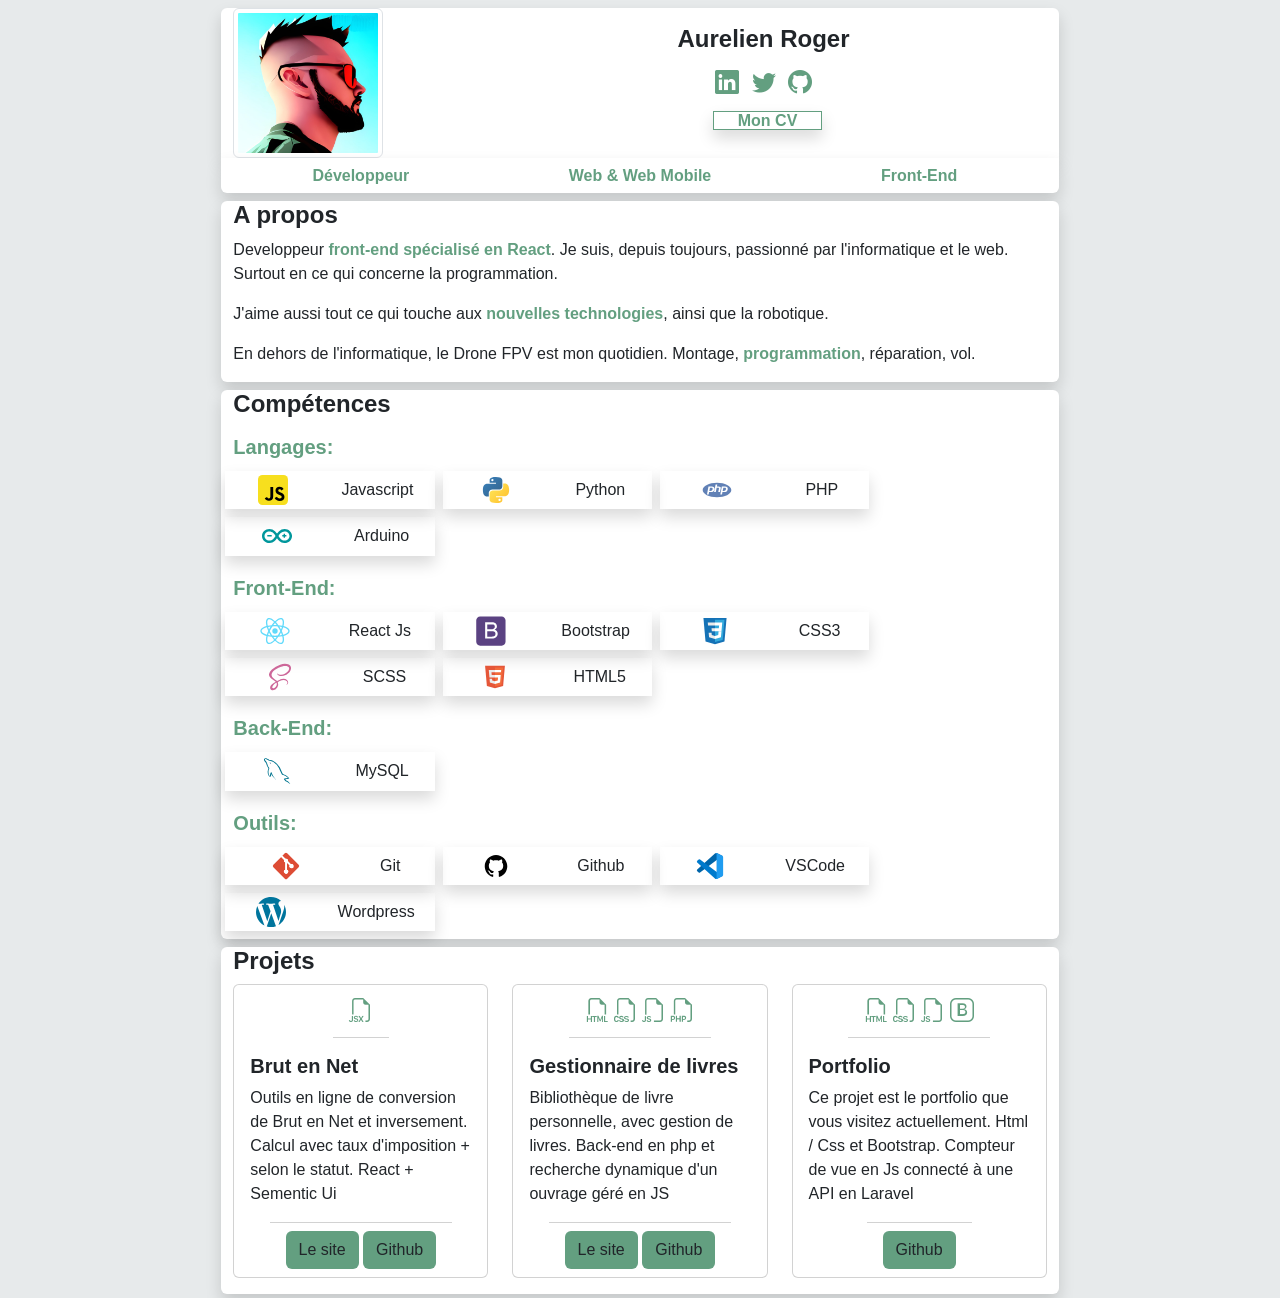
<file: index.html>
<!DOCTYPE html>
<html lang="fr">
<head>
    <meta charset="UTF-8">
    <meta http-equiv="X-UA-Compatible" content="IE=edge">
    <meta name="viewport" content="width=device-width, initial-scale=1.0">
    <link rel="stylesheet" href="https://cdn.jsdelivr.net/npm/bootstrap-icons@1.10.3/font/bootstrap-icons.css">
    <link href="https://cdn.jsdelivr.net/npm/bootstrap@5.3.0-alpha1/dist/css/bootstrap.min.css" rel="stylesheet" integrity="sha384-GLhlTQ8iRABdZLl6O3oVMWSktQOp6b7In1Zl3/Jr59b6EGGoI1aFkw7cmDA6j6gD" crossorigin="anonymous">
<link rel="stylesheet" href="assets/css/style.css">
<script src="assets/js/app.js" defer></script>
    <title>Portfolio - Aurelien Roger</title>
</head>
<body>
<div class="d-flex justify-content-center">
    <div class="container-fluid row justify-content-center">

        <!--Section identité-->
        <section class="col-12 col-lg-8 bg-white rounded-top m-1 mb-0 mt-2 shadow row">
            <div class="col-lg-4 col-6" style="padding-left: 0px;">
                <img src="assets/images/IMG_6034.JPG" alt="image" class="img-thumbnail" style="max-width: 150px; max-height: 150px;">
            </div>
            <div class="col-lg-8 col-6 row align-content-center text-center">
                <h4 class="bold-text">Aurelien Roger</h4>
                <div class="col mt-1">
                    <a href="https://www.linkedin.com/in/aurelien-roger/"><i class="bi bi-linkedin m-1 green-font" style="font-size: 1.5rem;"></i></a>
                    <a href="https://twitter.com/biowzh"><i class="bi bi-twitter m-1 green-font" style="font-size: 1.5rem;"></i></a>
                    <a href="https://github.com/AurelienRoger"><i class="bi bi-github m-1 green-font" style="font-size: 1.5rem;"></i></a>
                </div>
                <div class="p-1 m-1 w-100">
                <a href="assets/doc/cv.pdf" target="_blank" id="cvButton" class="bold-text link-cv shadow px-4">Mon CV</a>
            </div>
            </div>
        </section>

        <!--section etiquette-->
        <section class="col-12 col-lg-8 bg-white rounded-bottom mb-1 shadow">
            <div class="row text-center mt-1">
                <h6 class="col bold-text mt-1 green-font"><strong>Développeur</strong></h6>
                <h6 class="col bold-text mt-1 green-font"><strong>Web & Web Mobile</strong></h6>
                <h6 class="col bold-text mt-1 green-font"><strong>Front-End</strong></h6>
            </div>
        </section>
        <!--section descr-->
        <section class="col-12 col-lg-8 bg-white rounded m-1 shadow">
            <h4 class="bold-text">A propos</h4>
            <p>Developpeur <strong class="green-font">front-end spécialisé en React</strong>. Je suis, depuis toujours, passionné par l'informatique et le web. Surtout en ce qui concerne la programmation.</p>
            <p>J'aime aussi tout ce qui touche aux <strong class="green-font">nouvelles technologies</strong>, ainsi que la robotique.</p>
            <p>En dehors de l'informatique, le Drone FPV est mon quotidien. Montage, <strong class="green-font">programmation</strong>, réparation, vol.</p>
        </section>
        <!--section comp langages-->
        <section class="col-12 col-lg-8 bg-white rounded m-1 pb-1 shadow">
            <h4 class="bold-text">Compétences</h4>
            <h5 class="bold-text mt-3 mb-2 green-font">Langages:</h5>
            <div class="row">
                <div class="col-lg-3 col-5 d-flex align-items-center shadow justify-content-around m-1 p-0">
                    <span class="badge b-style w-25"><img src="assets/icons/iconjs.svg" alt="icon html" style="width: 30px; height: 30px;"></span>
                    <span class="">Javascript</span>
                </div>
                <div class="col-lg-3 col-5 d-flex align-items-center shadow justify-content-around m-1 p-0">
                    <span class="badge b-style w-25"><img src="assets/icons/iconpython.svg" alt="icon html" style="width: 30px; height: 30px;"></span>
                    <span class="">Python</span>
                </div>
                <div class=" col-lg-3 col-5 d-flex align-items-center shadow justify-content-around m-1 p-0">
                    <span class="badge b-style w-25"><img src="assets/icons/inconphp.svg" alt="icon html" style="width: 30px; height: 30px;"></span>
                    <span class="">PHP</span>
                </div>
                <div class=" col-lg-3 col-5 d-flex align-items-center shadow justify-content-around m-1 p-0">
                    <span class="badge b-style w-25"><img src="assets/icons/iconarduino.svg" alt="icon html" style="width: 30px; height: 30px;"></span>
                    <span class="">Arduino</span>
                </div>
            </div>

<!--Front end-->
            <h5 class="bold-text mt-3 mb-2 green-font">Front-End:</h5>
            <div class="row">
                <div class=" col-lg-3 col-5 d-flex align-items-center shadow justify-content-around m-1 p-0">
                    <span class="badge b-style w-25"><img src="assets/icons/iconreact.svg" alt="icon html" style="width: 30px; height: 30px;"></span>
                    <span class="">React Js</span>
                </div>
                <div class=" col-lg-3 col-5 d-flex align-items-center shadow justify-content-around m-1 p-0">
                    <span class="badge b-style w-25"><img src="assets/icons/iconbs.svg" alt="icon html" style="width: 30px; height: 30px;"></span>
                    <span class="">Bootstrap</span>
                </div>
                <div class=" col-lg-3 col-5 d-flex align-items-center shadow justify-content-around m-1 p-0">
                    <span class="badge b-style w-25"><img src="assets/icons/iconcss.svg" alt="icon html" style="width: 30px; height: 30px;"></span>
                    <span class="">CSS3</span>
                </div>
                <div class=" col-lg-3 col-5 d-flex align-items-center shadow justify-content-around m-1 p-0">
                    <span class="badge b-style w-25"><img src="assets/icons/iconscss.svg" alt="icon html" style="width: 30px; height: 30px;"></span>
                    <span class="">SCSS</span>
                </div>
                <div class=" col-lg-3 col-5 d-flex align-items-center shadow justify-content-around m-1 p-0">
                    <span class="badge b-style w-25"><img src="assets/icons/iconhtml.svg" alt="icon html" style="width: 30px; height: 30px;"></span>
                    <span class="">HTML5</span>
                </div>
            </div>

                <!--Backend-->
                <h5 class="bold-text mt-3 mb-2 green-font">Back-End:</h5>
                <div class="row">
                    <div class=" col-lg-3 col-5 d-flex align-items-center shadow justify-content-around m-1 p-0">
                        <span class="badge b-style w-25"><img src="assets/icons/iconmysql.svg" alt="icon html" style="width: 30px; height: 30px;"></span>
                        <span class="">MySQL</span>
                    </div>
                </div>

                <!--Outils-->
            <h5 class="bold-text mt-3 mb-2 green-font">Outils:</h5>
            <div class="row">
                <div class=" col-lg-3 col-5 d-flex align-items-center shadow justify-content-around m-1 p-0">
                    <span class="badge b-style w-25"><img src="assets/icons/icongit.svg" alt="icon html" style="width: 30px; height: 30px;"></span>
                    <span class="">Git</span>
                </div>
                <div class=" col-lg-3 col-5 d-flex align-items-center shadow justify-content-around m-1 p-0">
                    <span class="badge b-style w-25"><img src="assets/icons/icongithub.svg" alt="icon html" style="width: 30px; height: 30px;"></span>
                    <span class="">Github</span>
                </div>
                <div class=" col-lg-3 col-5 d-flex align-items-center shadow justify-content-around m-1 p-0">
                    <span class="badge b-style w-25"><img src="assets/icons/iconvscode.svg" alt="icon html" style="width: 30px; height: 30px;"></span>
                    <span class="">VSCode</span>
                </div>
                <div class=" col-lg-3 col-5 d-flex align-items-center shadow justify-content-around m-1 p-0">
                    <span class="badge b-style w-25"><img src="assets/icons/iconwp.svg" alt="icon html" style="width: 30px; height: 30px;"></span>
                    <span class="">Wordpress</span>
                </div>
            </div>
        </section>

        <!--section projets-->
        <section class="col-12 col-lg-8 bg-white rounded m-1 shadow">
            <h4 class="bold-text">Projets</h4>
            <div class="row justify-content-center">
                <!--Brut en net-->
                <div class="col-lg-4">
                    <div class="card text-dark mb-3">
                        <div class="card-header bg-white align-self-center">
                            <i class="bi bi-filetype-jsx green-font" style="font-size: 1.5rem;"></i>
                        </div>
                        <div class="card-body">
                        <h5 class="card-title bold-text">Brut en Net</h5>
                        <p class="card-text">Outils en ligne de conversion de Brut en Net et inversement. Calcul avec taux d'imposition + selon le statut. React + Sementic Ui</p>
                        </div>
                        <div class="card-footer bg-white align-self-center">
                            <a href="https://aurelienroger.github.io/BrutEnNetPage/" target="_blank"><button type="button" class="btn green-bg-btn">Le site</button></a>
                            <a href="https://github.com/AurelienRoger/BrutEnNet" target="_blank"><button type="button" class="btn green-bg-btn">Github</button></a>
                        </div>
                    </div>
                </div>
                    <!--gestionnaire de livre-->
                    <div class="col-lg-4">
                        <div class="card text-dark mb-3">
                            <div class="card-header bg-white align-self-center">
                                <i class="bi bi-filetype-html green-font" style="font-size: 1.5rem;"></i>
                                <i class="bi bi-filetype-css green-font" style="font-size: 1.5rem;"></i>
                                <i class="bi bi-filetype-js green-font" style="font-size: 1.5rem;"></i>
                                <i class="bi bi-filetype-php green-font" style="font-size: 1.5rem;"></i>
                            </div>
                            <div class="card-body">
                            <h5 class="card-title bold-text">Gestionnaire de livres</h5>
                            <p class="card-text">Bibliothèque de livre personnelle, avec gestion de livres. Back-end en php et recherche dynamique d'un ouvrage géré en JS</p>
                            </div>
                            <div class="card-footer bg-white align-self-center">
                                <a href="https://ebook-momie.000webhostapp.com/" target="_blank"><button type="button" class="btn green-bg-btn">Le site</button></a>
                                <a href="https://github.com/AurelienRoger/EbookMomie" target="_blank"><button type="button" class="btn green-bg-btn">Github</button></a>
                            </div>
                        </div>
                    </div>


            <!--portfolio-->
                    <div class="col-lg-4">
                        <div class="card text-dark mb-3">
                        <div class="card-header bg-white align-self-center">
                            <i class="bi bi-filetype-html green-font" style="font-size: 1.5rem;"></i>
                            <i class="bi bi-filetype-css green-font" style="font-size: 1.5rem;"></i>
                            <i class="bi bi-filetype-js green-font" style="font-size: 1.5rem;"></i>
                            <i class="bi bi-bootstrap green-font" style="font-size: 1.5rem;"></i>
                        </div>
                        <div class="card-body" style="min-height: 10rem;">
                            <h5 class="card-title bold-text">Portfolio</h5>
                            <p class="card-text">Ce projet est le portfolio que vous visitez actuellement. Html / Css et Bootstrap. Compteur de vue en Js connecté à une API en Laravel</p>
                        </div>
                        <div class="card-footer bg-white align-self-center">
                            <a href="https://github.com/AurelienRoger/Aurelien" target="_blank"><button type="button" class="btn green-bg-btn">Github</button></a>
                        </div>
                        </div>
                    </div>
            </div>
        </section>

    </div>
</div>
    

    <script src="https://cdn.jsdelivr.net/npm/bootstrap@5.3.0-alpha1/dist/js/bootstrap.bundle.min.js" integrity="sha384-w76AqPfDkMBDXo30jS1Sgez6pr3x5MlQ1ZAGC+nuZB+EYdgRZgiwxhTBTkF7CXvN" crossorigin="anonymous"></script>   
</body>
</html>
</file>
<file: assets/css/style.css>
body{
    background-color: #E7EAEB;
    font-family: Arial, Helvetica, sans-serif;
}

.background-grey{
    background-color: #E7EAEB;
}

.bold-text{
    font-weight: bold;
}

.green-font{
    color: #639F80;
}

.b-style{
    color: black;
    font-weight: bold;
}

.bord-div{
    border: 1px solid #639F80
}

.green-bg-btn{
    background-color: #639F80;
}

.green-bg-btn:hover{
    background-color: #639F80;
    color: white;
}

.link-cv{
    text-decoration: none;
    color: #639F80;
    border: solid 1px #639F80;
}
</file>
